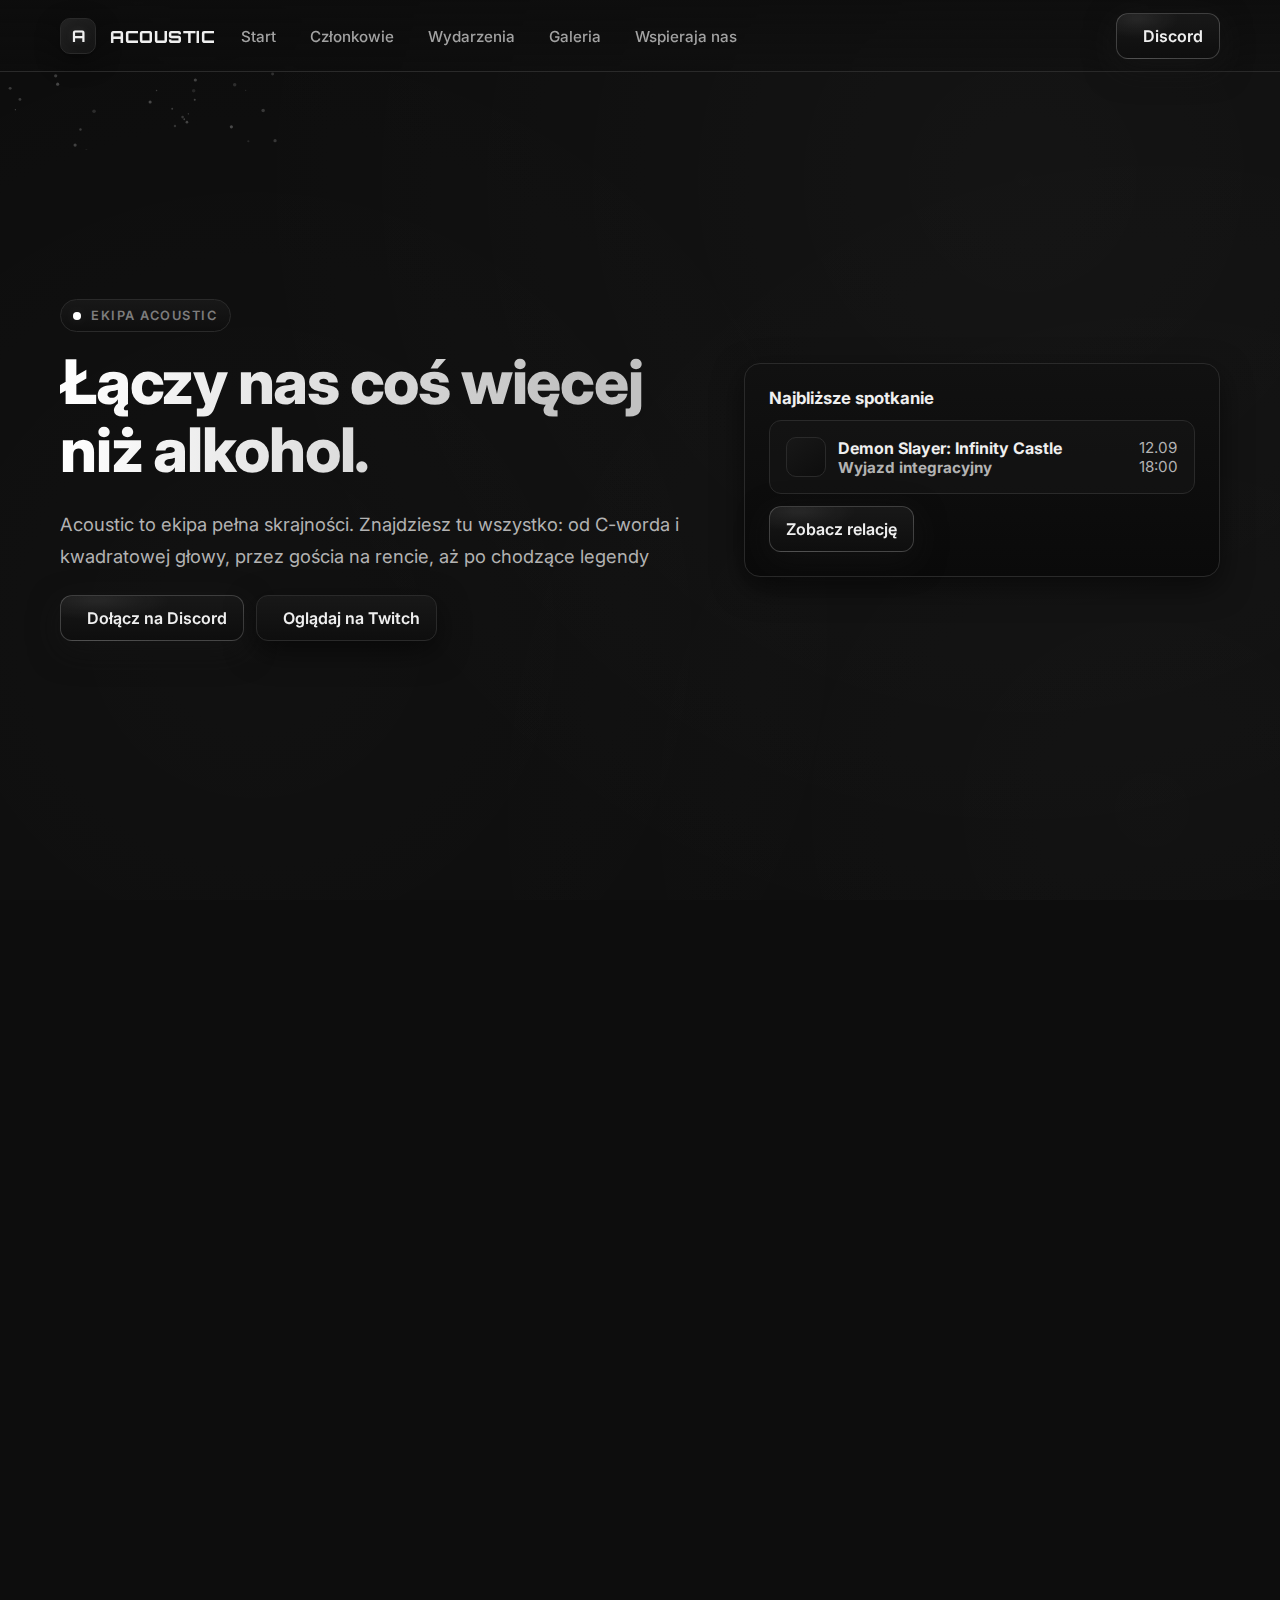
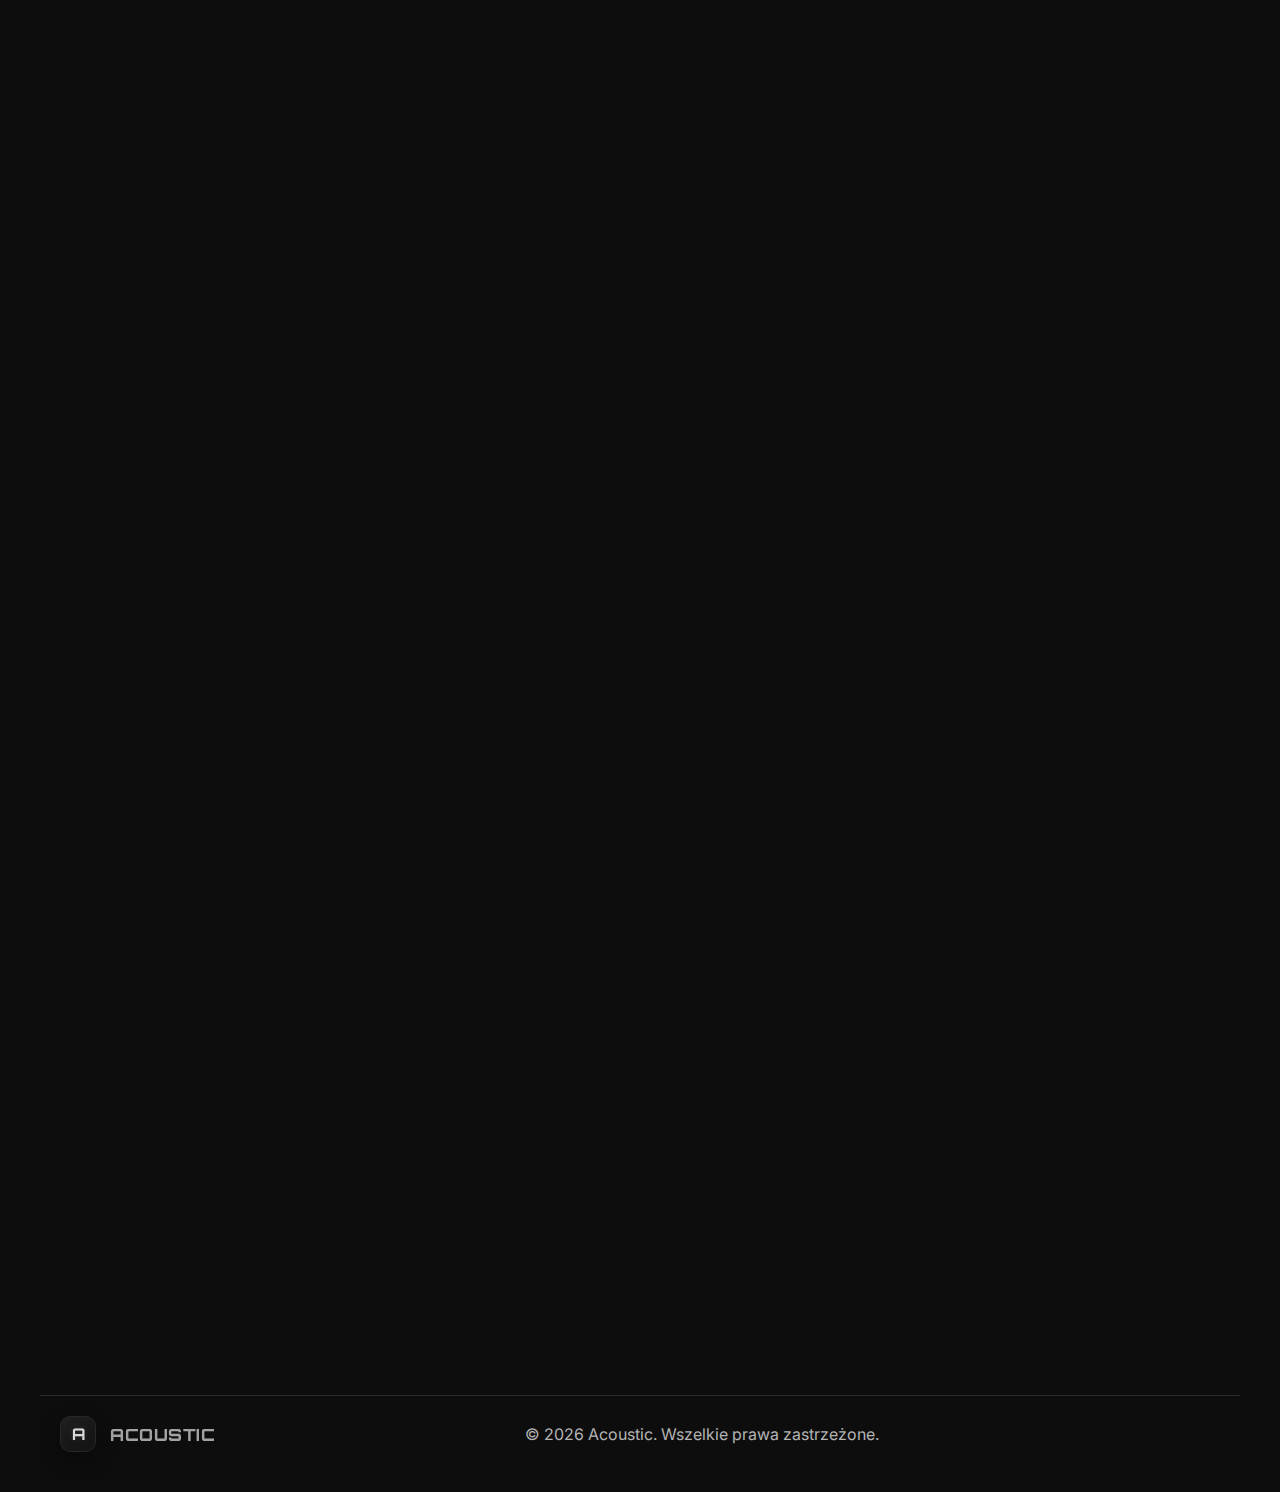
<file: index.html>
<!DOCTYPE html>
<html lang="pl">
<head>
  <meta charset="utf-8" />
  <meta name="viewport" content="width=device-width, initial-scale=1" />
  <title>Acoustic — Oficjalna Strona</title>
  <meta name="description" content="Oficjalna strona ekipy Acoustic. Wspólne pasje, wyjazdy i niezapomniane chwile. Poznaj naszą paczkę!" />
  <meta property="og:title" content="Acoustic — Nasza Ekipa" />
  <meta property="og:description" content="To więcej niż gra. To nasza ekipa." />
  <meta property="og:type" content="website" />
  <meta property="og:image" content="https://picsum.photos/1200/630?grayscale" />
  <meta name="theme-color" content="#030303" />
  <link rel="icon" href="assets/images/favicon.svg" type="image/svg+xml">
  <link rel="preconnect" href="https://fonts.googleapis.com" />
  <link rel="preconnect" href="https://fonts.gstatic.com" crossorigin />
  <link href="https://fonts.googleapis.com/css2?family=Inter:wght@300;400;500;600;700;800&family=Orbitron:wght@500;700&display=swap" rel="stylesheet" />
  <link rel="stylesheet" href="https://cdnjs.cloudflare.com/ajax/libs/font-awesome/6.5.2/css/all.min.css" integrity="sha512-SnH5WK+bZxgPHs44uWIX+LLJAJ9/2PkPKZ5QiAj6Ta86w+fsb2TkcmfRyVX3pBnMFcV7oQPJkl9QevSCWr3W6A==" crossorigin="anonymous" referrerpolicy="no-referrer" />
  
  <link rel="stylesheet" href="assets/css/style.css">

</head>
<body>
  <svg xmlns="http://www.w3.org/2000/svg" version="1.1" style="position:absolute; width:0; height:0;">
    <defs>
      <filter id="noise-pattern">
        <feTurbulence type="fractalNoise" baseFrequency="0.75" numOctaves="1" stitchTiles="stitch" />
        <feColorMatrix type="saturate" values="0" />
        <feComponentTransfer>
          <feFuncA type="table" tableValues="0 0.1 0" />
        </feComponentTransfer>
      </filter>
    </defs>
  </svg>

  <header>
    <div class="container nav">
      <div class="brand">
        <div class="brand-logo" aria-hidden="true"></div>
        <div class="brand-name">Acoustic</div>
      </div>
      <nav aria-label="Główne">
        <ul>
          <li><a href="#home">Start</a></li>
          <li><a href="#team">Członkowie</a></li>
          <li><a href="#events">Wydarzenia</a></li>
          <li><a href="#galeria">Galeria</a></li>
          <li><a href="#partners">Wspieraja nas</a></li>
        </ul>
      </nav>
      <div class="actions">
        <a class="btn btn-primary" href="https://discord.gg/F3Hwyk4jT2" aria-label="Dołącz na Discord"><i class="fa-brands fa-discord"></i> Discord</a>
        <button class="burger" aria-label="Otwórz menu">
          <span></span><span></span><span></span>
        </button>
      </div>
    </div>
  </header>

  <main id="home" class="hero">
    <canvas id="particles" class="hero-canvas" aria-hidden="true"></canvas>
    <div class="container hero-inner">
      <div class="hero-copy">
        <span class="eyebrow reveal-up"><span class="dot"></span> Ekipa Acoustic</span>
        <h1 class="reveal-up" style="transition-delay:.07s">Łączy nas coś więcej niż alkohol.</h1>
        <p class="tagline reveal-up" style="transition-delay:.14s">
          Acoustic to ekipa pełna skrajności. Znajdziesz tu wszystko: od C-worda i kwadratowej głowy, przez gościa na rencie, aż po chodzące legendy
        </p>
        <div class="cta reveal-up" style="transition-delay:.21s">
          <a class="btn btn-primary" href="https://discord.gg/F3Hwyk4jT2" target="_blank" rel="noopener">
            <i class="fa-brands fa-discord"></i> Dołącz na Discord
          </a>
          <a class="btn" href="https://www.twitch.tv/d4wib" target="_blank" rel="noopener">
            <i class="fa-brands fa-twitch"></i> Oglądaj na Twitch
          </a>
        </div>
      </div>
      <aside class="hero-card reveal-up" style="transition-delay:.28s">
        <h3>Najbliższe spotkanie</h3>
        <div class="event">
          <div class="event-details">
            <div class="event-icon"><i class="fa-solid fa-fire"></i></div>
            <div>
              <div style="font-weight:700">Demon Slayer: Infinity Castle</div>
              <div class="meta">Wyjazd integracyjny</div>
            </div>
          </div>
          <div class="meta">12.09<br>18:00</div>
        </div>
        <div class="watch">
          <a class="btn btn-primary" target="_blank" href="https://www.multikino.pl/repertuar/tarnow/filmy/demon-slayer-kimetsu-no-yaiba-infinity-castle" rel="noopener">Zobacz relację</a>
        </div>
      </aside>
    </div>
  </main>

  <section id="team">
    <div class="container">
        <div class="section-head">
            <h2 class="reveal-up">Członkowie</h2>
            <p class="section-sub reveal-up">Poznaj ludzi, którzy tworzą Acoustic.</p>
        </div>
        <div class="grid grid-5">
            <article class="member-card reveal-up"><div class="portrait" style="background:url('assets/images/faker.png') center/cover"></div><div class="member-info"><div class="role">Legenda</div><div class="nick">Faker</div><div class="socials"><a href="https://www.instagram.com/w_mati27/"><i class="fa-brands fa-instagram"></i></a></div></div></article>
            <article class="member-card reveal-up"><div class="portrait" style="background:url('assets/images/neutron.png') center/cover"></div><div class="member-info"><div class="role">Informatyk</div><div class="nick">Neutron</div><div class="socials"><a href="https://www.instagram.com/cld.kacper/" target="_blank"><i class="fa-brands fa-instagram"></i></a><a href="https://github.com/neutro-n" target="_blank"><i class="fa-brands fa-github"></i></a></div></div></article>
            <article class="member-card reveal-up"><div class="portrait" style="background:url('assets/images/seboo2.png') center/cover"></div><div class="member-info"><div class="role">BMW</div><div class="nick">Seboo</div><div class="socials"><a href="https://www.instagram.com/sebsoon_11/"><i class="fa-brands fa-instagram"></i></a></div></div></article>
            <article class="member-card reveal-up"><div class="portrait" style="background:url('assets/images/mevor.png') center/cover"></div><div class="member-info"><div class="role">Jg diff</div><div class="nick">Mevor</div><div class="socials"><a href="https://www.instagram.com/mev0rr17/"><i class="fa-brands fa-instagram"></i></a></div></div></article>
            <article class="member-card reveal-up"><div class="portrait" style="background:url('assets/images/davk.png') center/cover"></div><div class="member-info"><div class="role">Żul</div><div class="nick">Davk</div><div class="socials"><a href="https://www.instagram.com/d4wib_/"><i class="fa-brands fa-instagram"></i></a></div></div></article>
            <article class="member-card reveal-up"><div class="portrait" style="background:url('assets/images/szejo.png') center/cover"></div><div class="member-info"><div class="role">Steryd</div><div class="nick">Szejo</div><div class="socials"><a href="https://www.instagram.com/_szejo/"><i class="fa-brands fa-instagram"></i></a></div></div></article>
            <article class="member-card reveal-up"><div class="portrait" style="background:url('assets/images/liuval.png') center/cover"></div><div class="member-info"><div class="role">Skiny</div><div class="nick">Liuval</div><div class="socials"><a href="#"><i class="fa-brands fa-instagram"></i></a></div></div></article>
            <article class="member-card reveal-up"><div class="portrait" style="background:url('assets/images/szeti.png') center/cover"></div><div class="member-info"><div class="role">Renta</div><div class="nick">Szeti</div><div class="socials"><a href="https://www.instagram.com/shet0r/"><i class="fa-brands fa-instagram"></i></a></div></div></article>
            <article class="member-card reveal-up"><div class="portrait" style="background:url('assets/images/toczek.png') center/cover"></div><div class="member-info"><div class="role">Wyjebkowicz</div><div class="nick">Toczek</div><div class="socials"><a href="https://www.instagram.com/toni_soucek/"><i class="fa-brands fa-instagram"></i></a></div></div></article>
            <article class="member-card reveal-up"><div class="portrait" style="background:url('assets/images/bubu.png') center/cover"></div><div class="member-info"><div class="role">Bubu</div><div class="nick">Bubu</div><div class="socials"><a href="https://www.instagram.com/m4jsterr/"><i class="fa-brands fa-instagram"></i></a></div></div></article>
        </div>
    </div>
  </section>
  <section id="events">
    <div class="container">
      <div class="section-head">
        <h2 class="reveal-up">Nadchodzace Wydarzenia</h2>
        <p class="section-sub reveal-up">Zobacz, co planujemy w najbliższym czasie.</p>
      </div>
      <div class="grid grid-3">
        <div class="event-card reveal-up"><div class="event-row"><div class="label">Wyjazd integracyjny</div><div class="meta">Październik 2025</div></div><div class="event-row"><div style="font-size:1.1rem; font-weight: 600;">Energylandia</div></div></div>
        <div class="event-card reveal-up" style="transition-delay:.07s"><div class="event-row"><div class="label">Nocne Granie</div><div class="meta">Każdego dnia</div></div><div class="event-row"><div style="font-size:1.1rem; font-weight: 600;">Dead by Daylight</div></div></div>
        <div class="event-card reveal-up" style="transition-delay:.14s"><div class="event-row"><div class="label">Wyjazd integracyjny</div><div class="meta">12 Września</div></div><div class="event-row"><div style="font-size:1.1rem; font-weight: 600;">Demon Slayer: Infinity Castle</div></div></div>
      </div>
    </div>
  </section>
  <section id="galeria">
    <div class="container">
      <div class="section-head">
        <div>
          <h2 class="reveal-up">Galeria</h2>
          <p class="section-sub reveal-up">Wspomnienia z naszych najlepszych momentów.</p>
        </div>
      </div>
      <div class="grid grid-3">
        <article class="gallery-card reveal-up"><div class="gallery-img"><span class="placeholder-icon">?</span></div><div class="gallery-body"><h3>???</h3><div class="gallery-footer"><div class="gallery-meta">Wkrotce...</div></div></div></article>
        <article class="gallery-card reveal-up" style="transition-delay:.08s"><div class="gallery-img"><span class="placeholder-icon">?</span></div><div class="gallery-body"><h3>???</h3><div class="gallery-footer"><div class="gallery-meta">Wkrotce...</div></div></div></article>
        <article class="gallery-card reveal-up" style="transition-delay:.16s"><div class="gallery-img"><img src="assets/images/gory.png" alt="Wyjazd w góry"></div><div class="gallery-body"><h3>Wyjazd w gory</h3><div class="gallery-footer"><div class="gallery-meta">10.08.2025 • Wyjazd</div><a href="galeria.html" class="photo-btn"><i class="fa-solid fa-camera"></i> Zdjecia</a></div></div></article>
      </div>
      <div style="text-align: center; margin-top: 30px;" class="reveal-up">
        <a href="galeria.html" class="btn btn-ghost">Zobacz całą galerie</a>
      </div>
    </div>
  </section>

  <section id="partners">
    <div class="container">
      <div class="section-head">
        <h2 class="reveal-up">Wspieraja nas</h2>
        <p class="section-sub reveal-up">Wielkie dzięki dla firm i osób, które pomagają nam w realizacji naszych pomysłów.</p>
      </div>
      <div class="grid grid-3">
        <div class="partner-card reveal-up">Seba "BMW"</div>
        <div class="partner-card reveal-up" style="transition-delay:.08s">Ksawery "Renta"</div>
        <div class="partner-card reveal-up" style="transition-delay:.16s">Mouz</div>
      </div>
    </div>
  </section>

  <footer>
    <div class="container foot">
      <div class="brand" style="opacity:.9">
        <div class="brand-logo" aria-hidden="true"></div>
        <div class="brand-name">Acoustic</div>
      </div>
      <div>© <span id="year"></span> Acoustic. Wszelkie prawa zastrzeżone.</div>
      <div class="footer-socials">
        <a href="#"><i class="fa-brands fa-instagram"></i></a>
        <a href="#"><i class="fa-brands fa-twitch"></i></a>
        <a href="#"><i class="fa-brands fa-facebook"></i></a>
      </div>
    </div>
  </footer>

  <!-- Podpinamy nasz zewnętrzny plik JS. Atrybut defer jest ważny! -->
  <script src="assets/js/script.js" defer></script>

</body>
</html>
</file>
<file: assets/css/style.css>
/* Plik: /assets/css/style.css */

:root{
  --bg-0:#030303;
  --bg-1:#0d0d0d;
  --bg-2:#161616;
  --line:#2a2a2a;
  --text-1:#efefef;
  --text-2:#b3b3b3;
  --muted:#7d7d7d;
  --accent:#ffffff;
  --shadow:0 10px 30px rgba(0,0,0,.5);
  --radius:16px;
}
*{box-sizing:border-box}
html,body{height:100%}
html{scroll-behavior:smooth}
body{
  margin:0;
  font-family:Inter,system-ui,-apple-system,Segoe UI,Roboto,Helvetica,Arial,"Apple Color Emoji","Segoe UI Emoji";
  color:var(--text-1);
  overflow-x: hidden;
  background-color: var(--bg-1);
  background-image:
    url(#noise-pattern),
    radial-gradient(800px at 20% 70%, rgba(255, 255, 255, .02), transparent 80%),
    radial-gradient(1000px at 80% 20%, rgba(255, 255, 255, .03), transparent 80%),
    radial-gradient(900px at 90% 90%, rgba(255, 255, 255, .02), transparent 80%);
  background-attachment: fixed;
}
a{color:inherit;text-decoration:none}
.container{max-width:1200px;margin:0 auto;padding:0 20px}
/* Header */
header{
  position:fixed;inset:0 0 auto 0;height:72px;z-index:50;
  background:linear-gradient(180deg, rgba(13,13,13,.75), rgba(13,13,13,.35));
  -webkit-backdrop-filter: blur(10px);
  backdrop-filter: blur(10px);
  border-bottom:1px solid var(--line);
}
.nav{
  height:72px;display:flex;align-items:center;justify-content:space-between;gap:20px;
}
.brand{
  display:flex;align-items:center;gap:14px;font-weight:800;letter-spacing:.5px; flex-shrink: 0;
}
.brand-logo{
  width:36px;height:36px;border-radius:10px;position:relative;isolation:isolate;
  background:linear-gradient(145deg, #1f1f1f, #111111);
  border:1px solid var(--line);
  box-shadow: inset 0 0 20px rgba(255,255,255,.03), 0 8px 24px rgba(0,0,0,.4);
  display:grid;place-items:center;
}
.brand-logo::after{
  content:"A";font-family:Orbitron,Inter,system-ui;
  color:var(--text-1);font-weight:700;
  letter-spacing: 0;
  text-shadow:0 0 10px rgba(255,255,255,.15);
}
.brand-name{
  font-family:Orbitron,Inter,system-ui;font-size:1.05rem;text-transform:uppercase;
}
nav{margin-right:auto}
nav ul{display:flex;gap:22px;list-style:none;margin:0;padding:0}
nav a{
  color:var(--text-2);font-weight:500;font-size:.95rem;opacity:.9;
  padding:10px 6px;border-radius:10px;transition:color .25s ease, opacity .25s ease;
}
nav a:hover{color:var(--text-1);opacity:1}
.actions{display:flex;gap:10px;align-items:center}
.btn{
  display:inline-flex;align-items:center;gap:10px;
  padding:12px 16px;border-radius:12px;border:1px solid var(--line);
  background:linear-gradient(180deg, #181818, #0e0e0e);
  color:var(--text-1);font-weight:600;
  transition:transform .2s ease, border-color .2s ease, box-shadow .2s ease, background .2s ease;
  box-shadow: var(--shadow);
  will-change: transform;
}
.btn:hover{transform:translateY(-2px);border-color:#383838}
.btn-primary{
  border:1px solid rgba(255,255,255,.2);
  background:
    radial-gradient(80% 90% at 20% 10%, rgba(255,255,255,.07), transparent 50%),
    linear-gradient(180deg, #181818, #0e0e0e);
  box-shadow: 0 8px 30px rgba(255,255,255,.05), var(--shadow);
}
.burger{display:none;width:40px;height:40px;border-radius:10px;border:1px solid var(--line);background:#0d0d0d;color:var(--text-1)}
.burger span{display:block;width:18px;height:2px;background:var(--text-1);margin:4px auto;border-radius:1px}
/* Hero */
.hero{
  position:relative;min-height:100svh;display:grid;place-items:center;
  padding:120px 0 80px;
}
.hero-inner{
  display:grid;grid-template-columns:1.15fr .85fr;gap:40px;align-items:center;
}
.hero-canvas{position:absolute;inset:0;z-index:0;opacity:.5;pointer-events:none}
.hero-copy{position:relative;z-index:1}
.eyebrow{
  display:inline-flex;align-items:center;gap:10px;
  color:var(--muted);font-weight:600;letter-spacing:.12em;text-transform:uppercase;font-size:.8rem;
  border:1px solid var(--line);padding:8px 12px;border-radius:999px;
  background:linear-gradient(180deg, #181818, #0e0e0e);
}
.eyebrow .dot{width:8px;height:8px;border-radius:999px;box-shadow:0 0 10px rgba(255,255,255,.3) inset, 0 0 12px rgba(255,255,255,.1);background:var(--accent)}
h1{
  margin:16px 0 12px;font-size:clamp(2rem, 4.8vw, 4rem);line-height:1.1;font-weight:800;
  letter-spacing:-.02em;
  background:linear-gradient(90deg, #fff, #e0e0e0 40%, #c1c1c1 80%);
  -webkit-background-clip:text;background-clip:text;color:transparent;
  padding-bottom: 0.1em;
}
.tagline{color:var(--text-2);font-size:clamp(1rem, 1.6vw, 1.15rem);line-height:1.75;max-width:60ch}
.cta{display:flex;gap:12px;margin-top:22px;flex-wrap:wrap}
.btn-ghost{
  border-color:var(--line);
  background:linear-gradient(180deg, #181818, #0e0e0e);
  color:var(--text-2)
}
.hero-card{
  position:relative;z-index:1;border:1px solid var(--line);border-radius:var(--radius);
  background:linear-gradient(180deg, #111111, #0a0a0a);
  padding:24px;box-shadow:var(--shadow)
}
.hero-card h3{margin:0 0 12px;font-size:1.05rem;color:var(--text-1)}
.event{
  display:flex;align-items:center;justify-content:space-between;gap:14px;
  padding:16px;border:1px solid var(--line);border-radius:12px;background:rgba(22,22,22,.6)
}
.event-details{
  display:flex;align-items:center;gap:12px;font-weight:700
}
.event-icon{
  width:40px;height:40px;border-radius:10px;border:1px solid var(--line);
  background:linear-gradient(145deg, #181818, #0d0d0d);
  display:grid;place-items:center;color:var(--text-2);font-size:1.1rem;
}
.meta{color:var(--text-2);font-size:.95rem}
.watch{margin-top:12px;display:flex;gap:10px}
/* Sections */
section{padding:80px 0;position:relative}
.section-head{display:flex;align-items:baseline;justify-content:space-between;margin-bottom:24px; flex-wrap: wrap; gap: 16px;}
.section-head h2{
  margin:0;font-size:clamp(1.4rem,2.6vw,2rem);letter-spacing:.02em;
  font-family:Orbitron,Inter,system-ui;text-transform:uppercase
}
.section-sub{color:var(--text-2);max-width:60ch}
/* Grid system */
.grid{display:grid;gap:20px}
.grid-3{grid-template-columns:repeat(3,1fr)}
.grid-5{grid-template-columns:repeat(5,1fr)}
/* Team */
.member-card{
  border:1px solid var(--line);border-radius:16px;overflow:hidden;position:relative;
  background:linear-gradient(180deg, #181818, #0e0e0e);
  transition:transform .25s ease, border-color .25s ease, box-shadow .25s ease;
}
.member-card:hover{transform:translateY(-4px);border-color:#383838;box-shadow:0 12px 30px rgba(0,0,0,.65)}
.portrait{
  aspect-ratio:16/10;background:linear-gradient(135deg,#1c1c1c,#111111);
  position:relative;overflow:hidden
}
.member-info{padding:16px}
.role{color:var(--muted);font-size:.85rem;text-transform:uppercase;letter-spacing:.12em}
.nick{margin:6px 0 0;font-size:1.1rem;font-weight:700}
.socials{display:flex;gap:12px;margin-top:10px}
.socials a {
  color: var(--text-2);
  transition: color .2s ease, transform .2s ease;
}
.socials a:hover {
  color: var(--accent);
  transform: scale(1.1);
}
.socials i { font-size: 1.25rem; }
/* Events */
.event-card{
  border:1px solid var(--line);border-radius:16px;padding:18px;background:linear-gradient(180deg, #181818, #0e0e0e)
}
.event-row{display:flex;align-items:center;justify-content:space-between;gap:10px}
.event-row + .event-row{margin-top:14px;padding-top:14px;border-top:1px dashed #2a2a2a}
.label{color:var(--muted);font-size:.85rem;letter-spacing:.1em;text-transform:uppercase}
/* Gallery */
.gallery-card{
  border:1px solid var(--line);border-radius:16px;overflow:hidden;background:#111111;
  transition: transform 0.3s ease-out, border-color 0.3s ease-out, box-shadow 0.3s ease-out;
}
.gallery-card:hover {
    transform: translateY(-5px) scale(1.03);
    border-color: #383838;
    box-shadow: 0 16px 35px rgba(0,0,0,.65);
}
.gallery-img{aspect-ratio:16/9;background:var(--bg-2);position:relative;overflow:hidden; display: grid; place-items: center;}
.gallery-img img{width:100%;height:100%;object-fit:cover;opacity:.8;filter:saturate(.1) contrast(1.1) brightness(0.95)}
.placeholder-icon { font-size: 4rem; color: var(--muted); font-weight: 700;}
.gallery-body{padding:16px}
.gallery-body h3{margin:0 0 8px;font-size:1.05rem}
.gallery-footer { display: flex; justify-content: space-between; align-items: center; }
.gallery-meta{color:var(--muted);font-size:.85rem}
.photo-btn { display: flex; align-items: center; gap: 8px; font-size: .85rem; color: var(--muted); font-weight: 500; transition: color .2s ease; }
.photo-btn:hover { color: var(--accent); }
/* Partners */
.partner-card{
  border:1px solid var(--line);border-radius:var(--radius);
  background:linear-gradient(180deg, #181818, #0e0e0e);
  height:120px;display:grid;place-items:center;
  color:var(--text-2);font-size:1.2rem;font-weight:700;
  letter-spacing:.08em;text-transform:uppercase;
  transition:transform .25s ease, border-color .25s ease, box-shadow .25s ease, color .25s ease;
}
.partner-card:hover{
  transform:translateY(-4px);border-color:#383838;
  box-shadow:0 12px 30px rgba(0,0,0,.65);color:var(--text-1);
}
/* Footer */
footer{padding:40px 0;color:var(--text-2)}
.foot{display:flex;justify-content:space-between;align-items:center;gap:20px;flex-wrap:wrap;border-top:1px solid var(--line);padding-top:20px}
.footer-socials { display: flex; gap: 16px; }
.footer-socials a { color: var(--text-2); font-size: 1.3rem; transition: color .2s ease, transform .2s ease; }
.footer-socials a:hover { color: var(--accent); transform: translateY(-2px); }
/* Reveal on scroll */
.reveal-up{opacity:0;transform:translateY(18px);transition:opacity .6s cubic-bezier(.2,.6,.2,1), transform .6s cubic-bezier(.2,.6,.2,1)}
.reveal-up.visible{opacity:1;transform:none}
/* Responsive */
@media (max-width: 1024px){
  .hero-inner{grid-template-columns:1fr;gap:26px}
  .grid-5{grid-template-columns:repeat(3,1fr)}
  .grid-3{grid-template-columns:1fr}
}
@media (max-width: 768px){
  nav ul{display:none}
  .actions .btn { display: none; }
  .burger{display:inline-grid;place-items:center}
  .grid-5{grid-template-columns:repeat(2,1fr)}
}
@media (max-width: 480px) {
  .grid-5{grid-template-columns:1fr}
}
@media (prefers-reduced-motion: reduce){
  html{scroll-behavior:auto}
  .reveal-up{transition:none}
}
</file>
